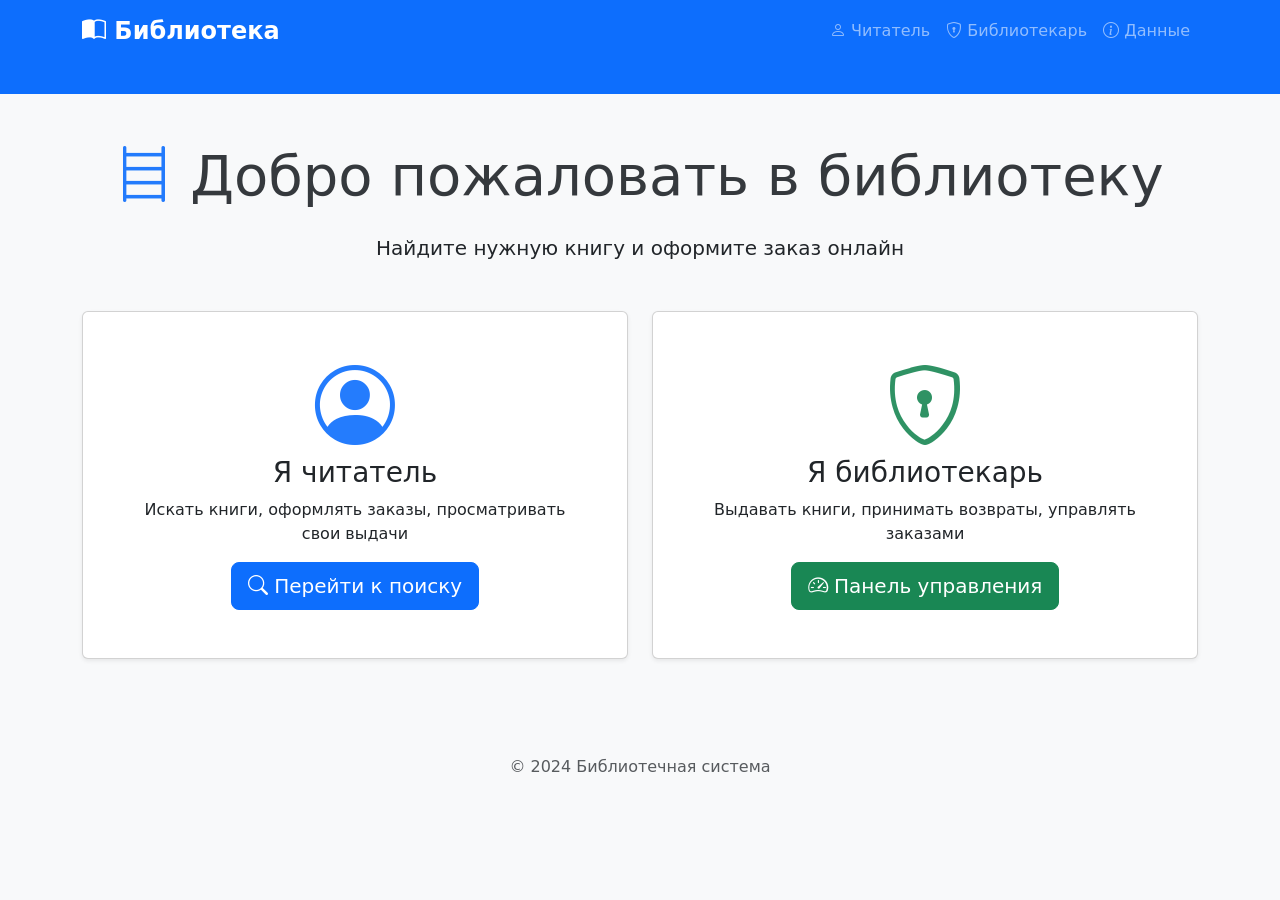
<file: src/main/webapp/index.html>
<!DOCTYPE html>
<html lang="ru">
<head>
    <meta charset="UTF-8">
    <meta name="viewport" content="width=device-width, initial-scale=1.0">
    <title>Библиотека - Главная</title>
    <link href="https://cdn.jsdelivr.net/npm/bootstrap@5.3.0/dist/css/bootstrap.min.css" rel="stylesheet">
    <link rel="stylesheet" href="https://cdn.jsdelivr.net/npm/bootstrap-icons@1.11.0/font/bootstrap-icons.css">
    <link rel="stylesheet" href="css/style.css">
</head>
<body>
<nav class="navbar navbar-expand-lg navbar-dark bg-primary">
    <div class="container">
        <a class="navbar-brand" href="index.html">
            <i class="bi bi-book-half"></i> Библиотека
        </a>
        <button class="navbar-toggler" type="button" data-bs-toggle="collapse" data-bs-target="#navbarNav">
            <span class="navbar-toggler-icon"></span>
        </button>
        <div class="collapse navbar-collapse" id="navbarNav">
            <ul class="navbar-nav ms-auto">
                <li class="nav-item">
                    <a class="nav-link" href="reader/search.html">
                        <i class="bi bi-person"></i> Читатель
                    </a>
                </li>
                <li class="nav-item">
                    <a class="nav-link" href="librarian/login.html">
                        <i class="bi bi-shield-lock"></i> Библиотекарь
                    </a>
                </li>
                <li class="nav-item">
                    <a class="nav-link" href="data/info.html">
                        <i class="bi bi-info-circle"></i> Данные
                    </a>
                </li>
            </ul>
        </div>
    </div>
</nav>

<div class="container mt-5">
    <div class="row">
        <div class="col-md-12 text-center">
            <h1 class="display-4 mb-4">
                <i class="bi bi-bookshelf text-primary"></i>
                Добро пожаловать в библиотеку
            </h1>
            <p class="lead mb-5">Найдите нужную книгу и оформите заказ онлайн</p>

            <div class="row mt-5">
                <div class="col-md-6 mb-4">
                    <div class="card h-100 shadow-sm">
                        <div class="card-body text-center p-5">
                            <i class="bi bi-person-circle display-1 text-primary mb-3"></i>
                            <h3 class="card-title">Я читатель</h3>
                            <p class="card-text">Искать книги, оформлять заказы, просматривать свои выдачи</p>
                            <a href="reader/search.html" class="btn btn-primary btn-lg">
                                <i class="bi bi-search"></i> Перейти к поиску
                            </a>
                        </div>
                    </div>
                </div>
                <div class="col-md-6 mb-4">
                    <div class="card h-100 shadow-sm">
                        <div class="card-body text-center p-5">
                            <i class="bi bi-shield-lock display-1 text-success mb-3"></i>
                            <h3 class="card-title">Я библиотекарь</h3>
                            <p class="card-text">Выдавать книги, принимать возвраты, управлять заказами</p>
                            <a href="librarian/login.html" class="btn btn-success btn-lg">
                                <i class="bi bi-speedometer2"></i> Панель управления
                            </a>
                        </div>
                    </div>
                </div>
            </div>
        </div>
    </div>
</div>

<footer class="bg-light text-center text-muted py-4 mt-5">
    <p>&copy; 2024 Библиотечная система</p>
</footer>

<script src="https://cdn.jsdelivr.net/npm/bootstrap@5.3.0/dist/js/bootstrap.bundle.min.js"></script>
</body>
</html>
</file>
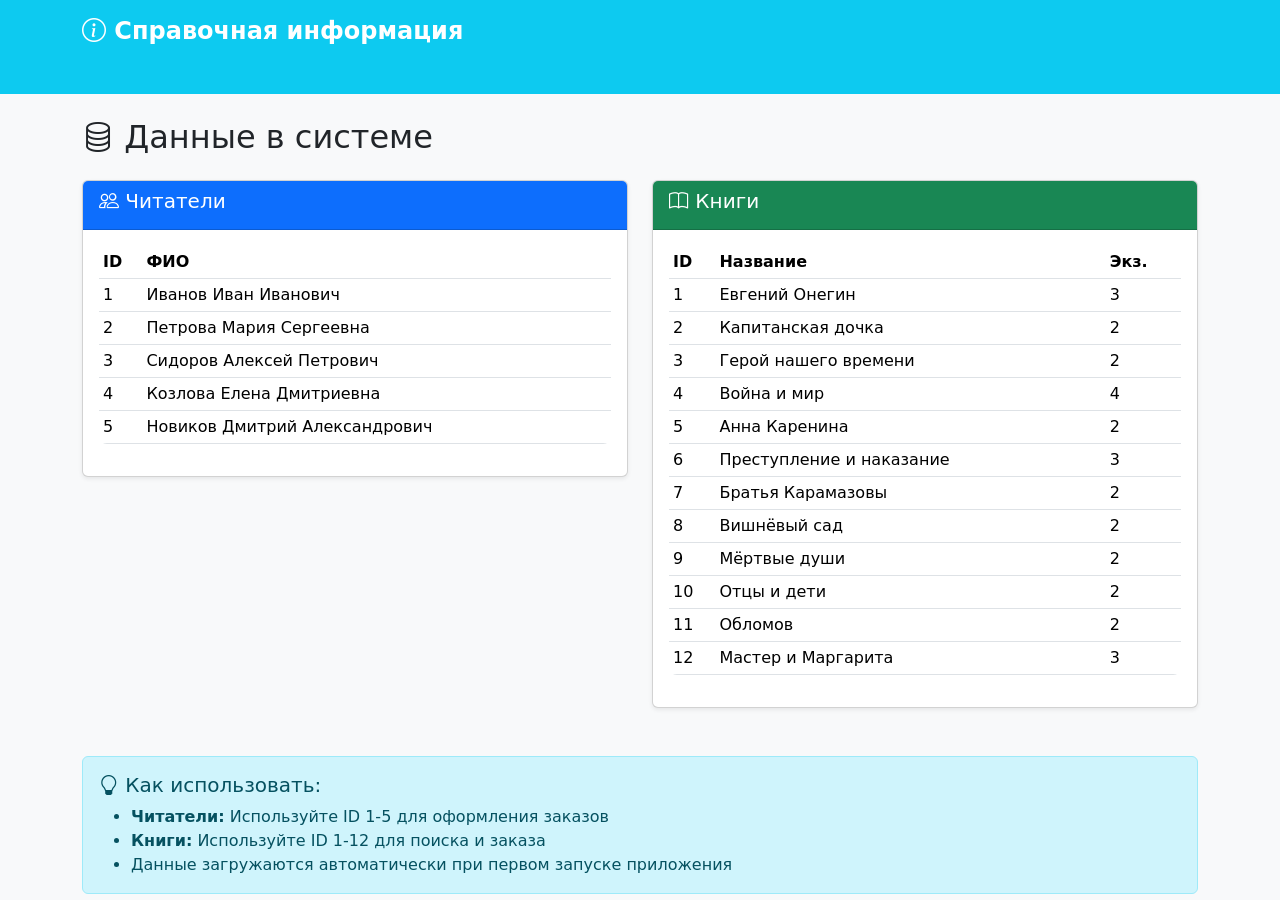
<file: src/main/webapp/data/info.html>
<!DOCTYPE html>
<html lang="ru">
<head>
    <meta charset="UTF-8">
    <meta name="viewport" content="width=device-width, initial-scale=1.0">
    <title>Справочные данные - Библиотека</title>
    <link href="https://cdn.jsdelivr.net/npm/bootstrap@5.3.0/dist/css/bootstrap.min.css" rel="stylesheet">
    <link rel="stylesheet" href="https://cdn.jsdelivr.net/npm/bootstrap-icons@1.11.0/font/bootstrap-icons.css">
    <link rel="stylesheet" href="../css/style.css">
</head>
<body>
<nav class="navbar navbar-expand-lg navbar-dark bg-info">
    <div class="container">
        <a class="navbar-brand" href="../index.html">
            <i class="bi bi-info-circle"></i> Справочная информация
        </a>
    </div>
</nav>

<div class="container mt-4">
    <h2 class="mb-4"><i class="bi bi-database"></i> Данные в системе</h2>

    <div class="row">
        <div class="col-md-6 mb-4">
            <div class="card shadow-sm">
                <div class="card-header bg-primary text-white">
                    <h5><i class="bi bi-people"></i> Читатели</h5>
                </div>
                <div class="card-body">
                    <table class="table table-sm">
                        <thead>
                        <tr>
                            <th>ID</th>
                            <th>ФИО</th>
                        </tr>
                        </thead>
                        <tbody>
                        <tr><td>1</td><td>Иванов Иван Иванович</td></tr>
                        <tr><td>2</td><td>Петрова Мария Сергеевна</td></tr>
                        <tr><td>3</td><td>Сидоров Алексей Петрович</td></tr>
                        <tr><td>4</td><td>Козлова Елена Дмитриевна</td></tr>
                        <tr><td>5</td><td>Новиков Дмитрий Александрович</td></tr>
                        </tbody>
                    </table>
                </div>
            </div>
        </div>

        <div class="col-md-6 mb-4">
            <div class="card shadow-sm">
                <div class="card-header bg-success text-white">
                    <h5><i class="bi bi-book"></i> Книги</h5>
                </div>
                <div class="card-body">
                    <table class="table table-sm">
                        <thead>
                        <tr>
                            <th>ID</th>
                            <th>Название</th>
                            <th>Экз.</th>
                        </tr>
                        </thead>
                        <tbody>
                        <tr><td>1</td><td>Евгений Онегин</td><td>3</td></tr>
                        <tr><td>2</td><td>Капитанская дочка</td><td>2</td></tr>
                        <tr><td>3</td><td>Герой нашего времени</td><td>2</td></tr>
                        <tr><td>4</td><td>Война и мир</td><td>4</td></tr>
                        <tr><td>5</td><td>Анна Каренина</td><td>2</td></tr>
                        <tr><td>6</td><td>Преступление и наказание</td><td>3</td></tr>
                        <tr><td>7</td><td>Братья Карамазовы</td><td>2</td></tr>
                        <tr><td>8</td><td>Вишнёвый сад</td><td>2</td></tr>
                        <tr><td>9</td><td>Мёртвые души</td><td>2</td></tr>
                        <tr><td>10</td><td>Отцы и дети</td><td>2</td></tr>
                        <tr><td>11</td><td>Обломов</td><td>2</td></tr>
                        <tr><td>12</td><td>Мастер и Маргарита</td><td>3</td></tr>
                        </tbody>
                    </table>
                </div>
            </div>
        </div>
    </div>

    <div class="alert alert-info mt-4">
        <h5><i class="bi bi-lightbulb"></i> Как использовать:</h5>
        <ul class="mb-0">
            <li><strong>Читатели:</strong> Используйте ID 1-5 для оформления заказов</li>
            <li><strong>Книги:</strong> Используйте ID 1-12 для поиска и заказа</li>
            <li>Данные загружаются автоматически при первом запуске приложения</li>
        </ul>
    </div>
</div>

<script src="https://cdn.jsdelivr.net/npm/bootstrap@5.3.0/dist/js/bootstrap.bundle.min.js"></script>
</body>
</html>
</file>
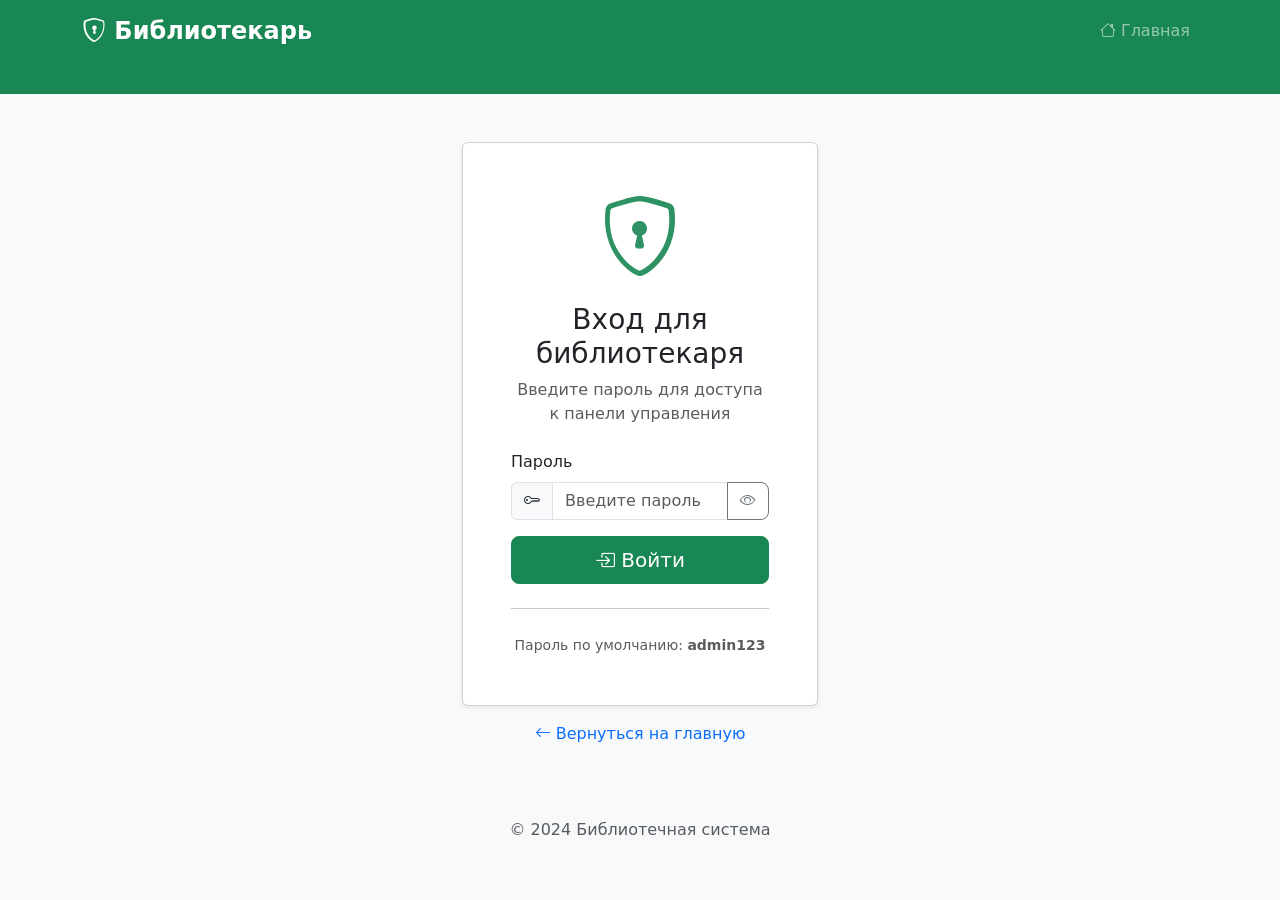
<file: src/main/webapp/librarian/dashboard.html>
<!DOCTYPE html>
<html lang="ru">
<head>
    <meta charset="UTF-8">
    <meta name="viewport" content="width=device-width, initial-scale=1.0">
    <title>Панель библиотекаря - Библиотека</title>
    <link href="https://cdn.jsdelivr.net/npm/bootstrap@5.3.0/dist/css/bootstrap.min.css" rel="stylesheet">
    <link rel="stylesheet" href="https://cdn.jsdelivr.net/npm/bootstrap-icons@1.11.0/font/bootstrap-icons.css">
    <link rel="stylesheet" href="../css/style.css">
    <style>
        .status-badge { font-size: 0.85em; padding: 0.4em 0.8em; }
        .table-hover tbody tr:hover { background-color: #f8f9fa; cursor: pointer; }
        .action-btn { margin: 2px; }
    </style>
</head>
<body>
<!-- Навигация -->
<nav class="navbar navbar-expand-lg navbar-dark bg-success">
    <div class="container">
        <a class="navbar-brand" href="../index.html">
            <i class="bi bi-shield-lock"></i> Библиотекарь
        </a>
        <button class="navbar-toggler" type="button" data-bs-toggle="collapse" data-bs-target="#navbarNav">
            <span class="navbar-toggler-icon"></span>
        </button>
        <div class="collapse navbar-collapse" id="navbarNav">
            <ul class="navbar-nav ms-auto">
                <li class="nav-item">
                    <a class="nav-link" href="../index.html">
                        <i class="bi bi-house"></i> Главная
                    </a>
                </li>
                <li class="nav-item">
                    <a class="nav-link active" href="dashboard.html">
                        <i class="bi bi-speedometer2"></i> Панель
                    </a>
                </li>
                <li class="nav-item">
                    <a class="nav-link" href="issue.html">
                        <i class="bi bi-cart-plus"></i> Выдача
                    </a>
                </li>
                <li class="nav-item">
                    <a class="nav-link" href="returns.html">
                        <i class="bi bi-arrow-return-left"></i> Возврат
                    </a>
                </li>
            </ul>
        </div>
    </div>
</nav>

<!-- Основной контент -->
<div class="container mt-4">
    <div class="d-flex justify-content-between align-items-center mb-4">
        <h2><i class="bi bi-speedometer2"></i> Панель управления</h2>
        <button class="btn btn-success" onclick="loadActiveLoans()">
            <i class="bi bi-arrow-clockwise"></i> Обновить
        </button>
    </div>

    <!-- Статистика -->
    <div class="row mb-4">
        <div class="col-md-3">
            <div class="card bg-primary text-white">
                <div class="card-body text-center">
                    <i class="bi bi-book display-4"></i>
                    <h5 class="card-title mt-2">Активные выдачи</h5>
                    <h2 id="activeLoansCount">0</h2>
                </div>
            </div>
        </div>
        <div class="col-md-3">
            <div class="card bg-success text-white">
                <div class="card-body text-center">
                    <i class="bi bi-check-circle display-4"></i>
                    <h5 class="card-title mt-2">Возвращено сегодня</h5>
                    <h2 id="returnedToday">0</h2>
                </div>
            </div>
        </div>
        <div class="col-md-3">
            <div class="card bg-warning text-dark">
                <div class="card-body text-center">
                    <i class="bi bi-exclamation-triangle display-4"></i>
                    <h5 class="card-title mt-2">Просрочено</h5>
                    <h2 id="overdueCount">0</h2>
                </div>
            </div>
        </div>
        <div class="col-md-3">
            <div class="card bg-info text-white">
                <div class="card-body text-center">
                    <i class="bi bi-person display-4"></i>
                    <h5 class="card-title mt-2">Читателей</h5>
                    <h2>5</h2>
                </div>
            </div>
        </div>
    </div>

    <!-- Таблица активных выдач -->
    <div class="card shadow-sm">
        <div class="card-header bg-white">
            <h5 class="mb-0"><i class="bi bi-list-ul"></i> Активные выдачи</h5>
        </div>
        <div class="card-body">
            <div class="table-responsive">
                <table class="table table-hover align-middle">
                    <thead class="table-light">
                    <tr>
                        <th>ID</th>
                        <th>Книга</th>
                        <th>Читатель</th>
                        <th>Выдана</th>
                        <th>Вернуть до</th>
                        <th>Статус</th>
                        <th>Действия</th>
                    </tr>
                    </thead>
                    <tbody id="loansTableBody">
                    <tr>
                        <td colspan="7" class="text-center text-muted">Загрузка данных...</td>
                    </tr>
                    </tbody>
                </table>
            </div>
        </div>
    </div>

    <!-- Поиск заказов по читателю -->
    <div class="card shadow-sm mt-4">
        <div class="card-header bg-white">
            <h5 class="mb-0"><i class="bi bi-search"></i> Найти заказы читателя</h5>
        </div>
        <div class="card-body">
            <div class="row g-3">
                <div class="col-md-6">
                    <label class="form-label">ID читателя</label>
                    <input type="number" id="readerIdSearch" class="form-control"
                           placeholder="Введите ID (1-5)" min="1" max="5">
                </div>
                <div class="col-md-6 d-flex align-items-end">
                    <button class="btn btn-primary" onclick="searchReaderOrders()">
                        <i class="bi bi-search"></i> Найти
                    </button>
                </div>
            </div>
            <div id="readerOrdersResults" class="mt-3"></div>
        </div>
    </div>
</div>

<!-- Модальное окно возврата -->
<div class="modal fade" id="returnModal" tabindex="-1">
    <div class="modal-dialog">
        <div class="modal-content">
            <div class="modal-header">
                <h5 class="modal-title">Подтверждение возврата</h5>
                <button type="button" class="btn-close" data-bs-dismiss="modal"></button>
            </div>
            <div class="modal-body">
                <input type="hidden" id="returnLoanId">
                <p>Вы действительно хотите отметить книгу как возвращённую?</p>
                <p id="returnBookInfo" class="fw-bold"></p>
            </div>
            <div class="modal-footer">
                <button type="button" class="btn btn-secondary" data-bs-dismiss="modal">Отмена</button>
                <button type="button" class="btn btn-success" onclick="confirmReturn()">
                    <i class="bi bi-check-lg"></i> Подтвердить возврат
                </button>
            </div>
        </div>
    </div>
</div>

<script src="https://cdn.jsdelivr.net/npm/bootstrap@5.3.0/dist/js/bootstrap.bundle.min.js"></script>
<script>
    // Базовый URL API
    const API_BASE = 'http://localhost:8081/library/api';

    // Проверка аутентификации при загрузке страницы
    document.addEventListener('DOMContentLoaded', function() {
        if (sessionStorage.getItem('librarianLoggedIn') !== 'true') {
            window.location.href = 'login.html';
            return;
        }
        loadActiveLoans();
    });

    // Загрузка активных выдач
    function loadActiveLoans() {
        const tbody = document.getElementById('loansTableBody');
        tbody.innerHTML = '<tr><td colspan="7" class="text-center">Загрузка...</td></tr>';

        fetch(`${API_BASE}/loans`)
            .then(response => {
                if (!response.ok) throw new Error('Ошибка загрузки');
                return response.json();
            })
            .then(loans => {
                displayLoans(loans);
                updateStats(loans);
            })
            .catch(error => {
                console.error('Error:', error);
                tbody.innerHTML = `<tr><td colspan="7" class="text-center text-danger">
                        Ошибка: ${error.message}
                    </td></tr>`;
            });
    }

    // Отображение списка выдач
    function displayLoans(loans) {
        const tbody = document.getElementById('loansTableBody');

        if (loans.length === 0) {
            tbody.innerHTML = '<tr><td colspan="7" class="text-center text-muted">Нет активных выдач</td></tr>';
            return;
        }

        tbody.innerHTML = loans.map(loan => {
            const order = loan.order || {};
            const book = order.book || {};
            const reader = order.reader || {};
            const isOverdue = loan.dueDate && new Date(loan.dueDate) < new Date();

            return `
                    <tr>
                        <td><strong>#${loan.id}</strong></td>
                        <td>
                            <strong>${book.title || 'Неизвестно'}</strong><br>
                            <small class="text-muted">${book.author || ''}</small>
                        </td>
                        <td>${reader.fullName || `ID: ${order.readerId}`}</td>
                        <td>${formatDate(loan.issueDate)}</td>
                        <td class="${isOverdue ? 'text-danger fw-bold' : ''}">
                            ${formatDate(loan.dueDate)}
                            ${isOverdue ? '<br><small class="text-danger">⚠ Просрочено</small>' : ''}
                        </td>
                        <td>
                            <span class="badge bg-success status-badge">
                                <i class="bi bi-check-circle"></i> Выдана
                            </span>
                        </td>
                        <td>
                            <button class="btn btn-sm btn-outline-success action-btn"
                                    onclick="showReturnModal(${loan.id}, '${(book.title || '').replace(/'/g, "\\'")}', '${(reader.fullName || '').replace(/'/g, "\\'")}')">
                                <i class="bi bi-arrow-return-left"></i> Вернуть
                            </button>
                        </td>
                    </tr>
                `;
        }).join('');
    }

    // Обновление статистики
    function updateStats(loans) {
        document.getElementById('activeLoansCount').textContent = loans.length;

        const today = new Date().toISOString().split('T')[0];
        const returnedToday = loans.filter(l => l.returnDate === today).length;
        document.getElementById('returnedToday').textContent = returnedToday;

        const overdue = loans.filter(l => l.dueDate && new Date(l.dueDate) < new Date()).length;
        document.getElementById('overdueCount').textContent = overdue;
    }

    // Поиск заказов читателя
    function searchReaderOrders() {
        const readerId = document.getElementById('readerIdSearch').value;
        const resultsDiv = document.getElementById('readerOrdersResults');

        if (!readerId || readerId < 1 || readerId > 5) {
            resultsDiv.innerHTML = '<div class="alert alert-warning">Введите корректный ID читателя (1-5)</div>';
            return;
        }

        resultsDiv.innerHTML = '<div class="text-center">Загрузка...</div>';

        fetch(`${API_BASE}/orders?readerId=${readerId}`)
            .then(response => {
                if (!response.ok) throw new Error('Ошибка загрузки');
                return response.json();
            })
            .then(orders => {
                displayReaderOrders(orders, readerId);
            })
            .catch(error => {
                console.error('Error:', error);
                resultsDiv.innerHTML = `<div class="alert alert-danger">Ошибка: ${error.message}</div>`;
            });
    }

    // Отображение заказов читателя
    function displayReaderOrders(orders, readerId) {
        const container = document.getElementById('readerOrdersResults');

        if (orders.length === 0) {
            container.innerHTML = '<div class="alert alert-info">У читателя нет заказов</div>';
            return;
        }

        container.innerHTML = `
                <h6>Заказы читателя #${readerId}:</h6>
                <div class="table-responsive">
                    <table class="table table-sm table-bordered">
                        <thead class="table-light">
                            <tr>
                                <th>ID заказа</th>
                                <th>Книга</th>
                                <th>Тип</th>
                                <th>Статус</th>
                                <th>Дата</th>
                                <th>Действия</th>
                            </tr>
                        </thead>
                        <tbody>
                            ${orders.map(order => `
                                <tr>
                                    <td>#${order.id}</td>
                                    <td>${order.book?.title || 'Неизвестно'}</td>
                                    <td>${order.loanType === 'HOME' ? '🏠 Абонемент' : '📚 Читальный зал'}</td>
                                    <td>
                                        <span class="badge ${getStatusBadge(order.status)}">
                                            ${getStatusText(order.status)}
                                        </span>
                                    </td>
                                    <td>${formatDate(order.createdDate)}</td>
                                    <td>
                                        ${order.status === 'PENDING' ? `
                                            <button class="btn btn-sm btn-primary"
                                                    onclick="issueOrder(${order.id})">
                                                <i class="bi bi-check"></i> Выдать
                                            </button>
                                        ` : ''}
                                    </td>
                                </tr>
                            `).join('')}
                        </tbody>
                    </table>
                </div>
            `;
    }

    // Показать модальное окно возврата
    function showReturnModal(loanId, bookTitle, readerName) {
        document.getElementById('returnLoanId').value = loanId;
        document.getElementById('returnBookInfo').textContent =
            `"${bookTitle}" — ${readerName}`;
        new bootstrap.Modal(document.getElementById('returnModal')).show();
    }

    // Подтверждение возврата
    function confirmReturn() {
        const loanId = document.getElementById('returnLoanId').value;

        fetch(`${API_BASE}/loans/${loanId}/return`, {
            method: 'POST'
        })
            .then(response => {
                if (!response.ok) throw new Error('Ошибка при возврате');
                return response.json();
            })
            .then(loan => {
                alert('✅ Книга успешно возвращена!');
                bootstrap.Modal.getInstance(document.getElementById('returnModal')).hide();
                loadActiveLoans();
            })
            .catch(error => {
                alert('❌ Ошибка: ' + error.message);
            });
    }

    // Выдача книги по заказу
    function issueOrder(orderId) {
        if (!confirm('Выдать книгу по этому заказу?')) return;

        fetch(`${API_BASE}/loans/${orderId}/issue`, {
            method: 'POST'
        })
            .then(response => {
                if (!response.ok) throw new Error('Ошибка при выдаче');
                return response.json();
            })
            .then(loan => {
                alert('✅ Книга выдана!\nID выдачи: ' + loan.id);
                loadActiveLoans();
                // Обновить заказы если они отображаются
                const readerId = document.getElementById('readerIdSearch').value;
                if (readerId) searchReaderOrders();
            })
            .catch(error => {
                alert('❌ Ошибка: ' + error.message);
            });
    }

    // Вспомогательные функции
    function formatDate(dateString) {
        if (!dateString) return '—';
        const date = new Date(dateString);
        return date.toLocaleDateString('ru-RU');
    }

    function getStatusBadge(status) {
        const badges = {
            'PENDING': 'bg-warning text-dark',
            'ISSUED': 'bg-success',
            'RETURNED': 'bg-secondary',
            'CANCELLED': 'bg-danger'
        };
        return badges[status] || 'bg-light text-dark';
    }

    function getStatusText(status) {
        const texts = {
            'PENDING': '⏳ Ожидает',
            'ISSUED': '✅ Выдана',
            'RETURNED': '🔄 Возвращена',
            'CANCELLED': '❌ Отменён'
        };
        return texts[status] || status;
    }
</script>
</body>
</html>
</file>
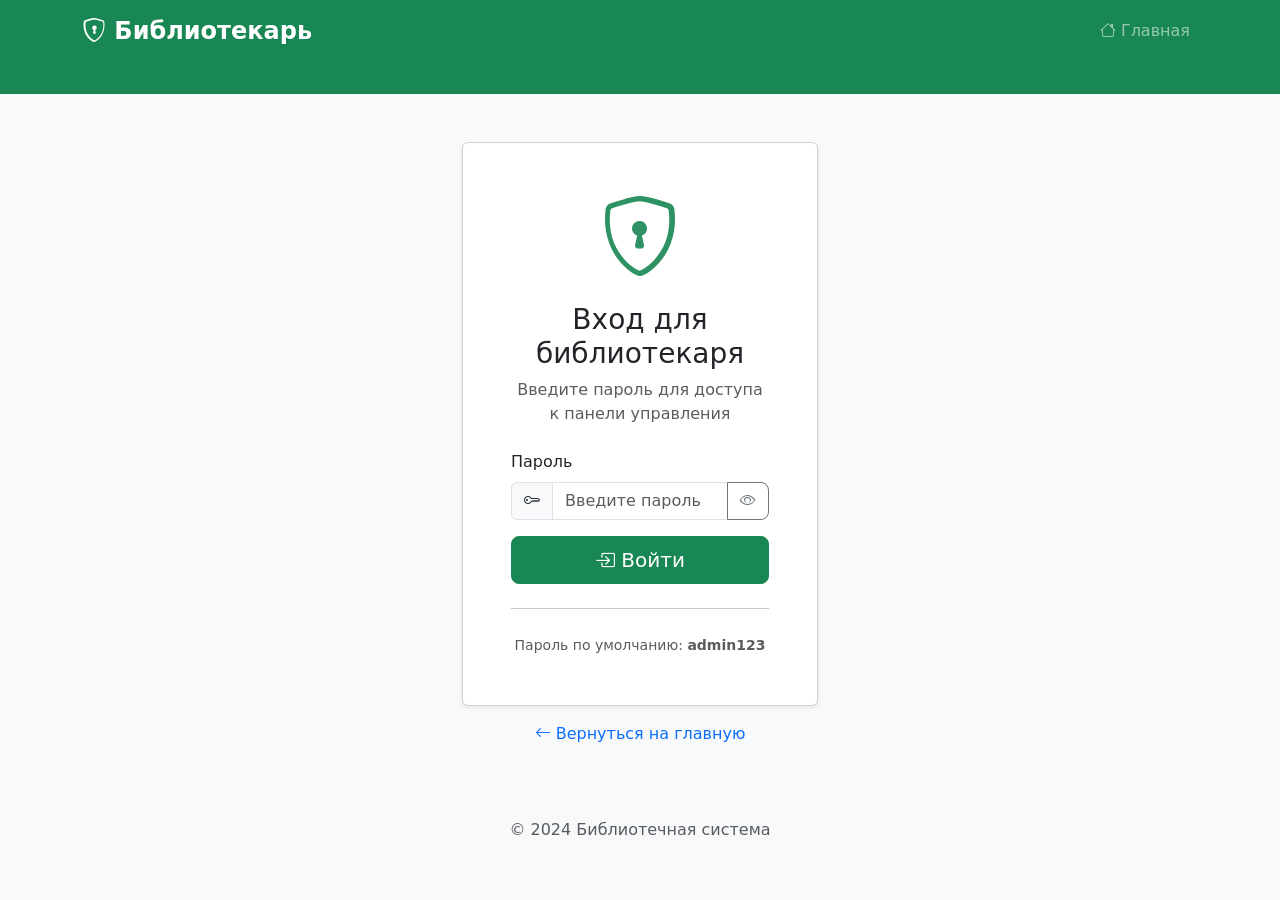
<file: src/main/webapp/librarian/login.html>
<!DOCTYPE html>
<html lang="ru">
<head>
    <meta charset="UTF-8">
    <meta name="viewport" content="width=device-width, initial-scale=1.0">
    <title>Вход для библиотекаря - Библиотека</title>
    <link href="https://cdn.jsdelivr.net/npm/bootstrap@5.3.0/dist/css/bootstrap.min.css" rel="stylesheet">
    <link rel="stylesheet" href="https://cdn.jsdelivr.net/npm/bootstrap-icons@1.11.0/font/bootstrap-icons.css">
    <link rel="stylesheet" href="../css/style.css">
</head>
<body>
<!-- Навигация -->
<nav class="navbar navbar-expand-lg navbar-dark bg-success">
    <div class="container">
        <a class="navbar-brand" href="../index.html">
            <i class="bi bi-shield-lock"></i> Библиотекарь
        </a>
        <button class="navbar-toggler" type="button" data-bs-toggle="collapse" data-bs-target="#navbarNav">
            <span class="navbar-toggler-icon"></span>
        </button>
        <div class="collapse navbar-collapse" id="navbarNav">
            <ul class="navbar-nav ms-auto">
                <li class="nav-item">
                    <a class="nav-link" href="../index.html">
                        <i class="bi bi-house"></i> Главная
                    </a>
                </li>
            </ul>
        </div>
    </div>
</nav>

<!-- Форма входа -->
<div class="container mt-5">
    <div class="row justify-content-center">
        <div class="col-md-6 col-lg-4">
            <div class="card shadow-sm">
                <div class="card-body p-5">
                    <div class="text-center mb-4">
                        <i class="bi bi-shield-lock display-1 text-success"></i>
                        <h3 class="mt-3">Вход для библиотекаря</h3>
                        <p class="text-muted">Введите пароль для доступа к панели управления</p>
                    </div>
                    
                    <form id="loginForm" onsubmit="handleLogin(event)">
                        <div class="mb-3">
                            <label for="password" class="form-label">Пароль</label>
                            <div class="input-group">
                                <span class="input-group-text">
                                    <i class="bi bi-key"></i>
                                </span>
                                <input type="password" 
                                       class="form-control" 
                                       id="password" 
                                       placeholder="Введите пароль"
                                       required>
                                <button class="btn btn-outline-secondary" type="button" onclick="togglePassword()">
                                    <i class="bi bi-eye" id="toggleIcon"></i>
                                </button>
                            </div>
                        </div>
                        
                        <div class="d-grid">
                            <button type="submit" class="btn btn-success btn-lg">
                                <i class="bi bi-box-arrow-in-right"></i> Войти
                            </button>
                        </div>
                    </form>
                    
                    <div id="errorMessage" class="alert alert-danger mt-3 d-none">
                        <i class="bi bi-exclamation-triangle"></i> Неверный пароль!
                    </div>
                    
                    <hr class="my-4">
                    
                    <div class="text-center">
                        <small class="text-muted">
                            Пароль по умолчанию: <strong>admin123</strong>
                        </small>
                    </div>
                </div>
            </div>
            
            <div class="text-center mt-3">
                <a href="../index.html" class="text-decoration-none">
                    <i class="bi bi-arrow-left"></i> Вернуться на главную
                </a>
            </div>
        </div>
    </div>
</div>

<footer class="bg-light text-center text-muted py-4 mt-5">
    <p>&copy; 2024 Библиотечная система</p>
</footer>

<script src="https://cdn.jsdelivr.net/npm/bootstrap@5.3.0/dist/js/bootstrap.bundle.min.js"></script>
<script>
    // Пароль для библиотекаря (в реальном приложении используйте серверную аутентификацию)
    const LIBRARIAN_PASSWORD = 'admin123';
    
    // Проверка сохранения сессии при загрузке страницы
    document.addEventListener('DOMContentLoaded', function() {
        if (sessionStorage.getItem('librarianLoggedIn') === 'true') {
            window.location.href = 'dashboard.html';
        }
    });
    
    // Обработка формы входа
    function handleLogin(event) {
        event.preventDefault();
        
        const password = document.getElementById('password').value;
        const errorMessage = document.getElementById('errorMessage');
        
        if (password === LIBRARIAN_PASSWORD) {
            // Успешный вход - сохраняем сессию
            sessionStorage.setItem('librarianLoggedIn', 'true');
            
            // Показываем сообщение об успехе
            errorMessage.classList.remove('alert-danger', 'd-none');
            errorMessage.classList.add('alert-success');
            errorMessage.innerHTML = '<i class="bi bi-check-circle"></i> Вход выполнен успешно! Перенаправление...';
            
            // Перенаправляем на панель управления через 1 секунду
            setTimeout(function() {
                window.location.href = 'dashboard.html';
            }, 1000);
        } else {
            // Ошибка входа
            errorMessage.classList.remove('alert-success', 'd-none');
            errorMessage.classList.add('alert-danger');
            errorMessage.innerHTML = '<i class="bi bi-exclamation-triangle"></i> Неверный пароль!';
            errorMessage.classList.remove('d-none');
            
            // Очищаем поле пароля
            document.getElementById('password').value = '';
            document.getElementById('password').focus();
        }
    }
    
    // Показать/скрыть пароль
    function togglePassword() {
        const passwordField = document.getElementById('password');
        const toggleIcon = document.getElementById('toggleIcon');
        
        if (passwordField.type === 'password') {
            passwordField.type = 'text';
            toggleIcon.classList.remove('bi-eye');
            toggleIcon.classList.add('bi-eye-slash');
        } else {
            passwordField.type = 'password';
            toggleIcon.classList.remove('bi-eye-slash');
            toggleIcon.classList.add('bi-eye');
        }
    }
</script>
</body>
</html>
</file>
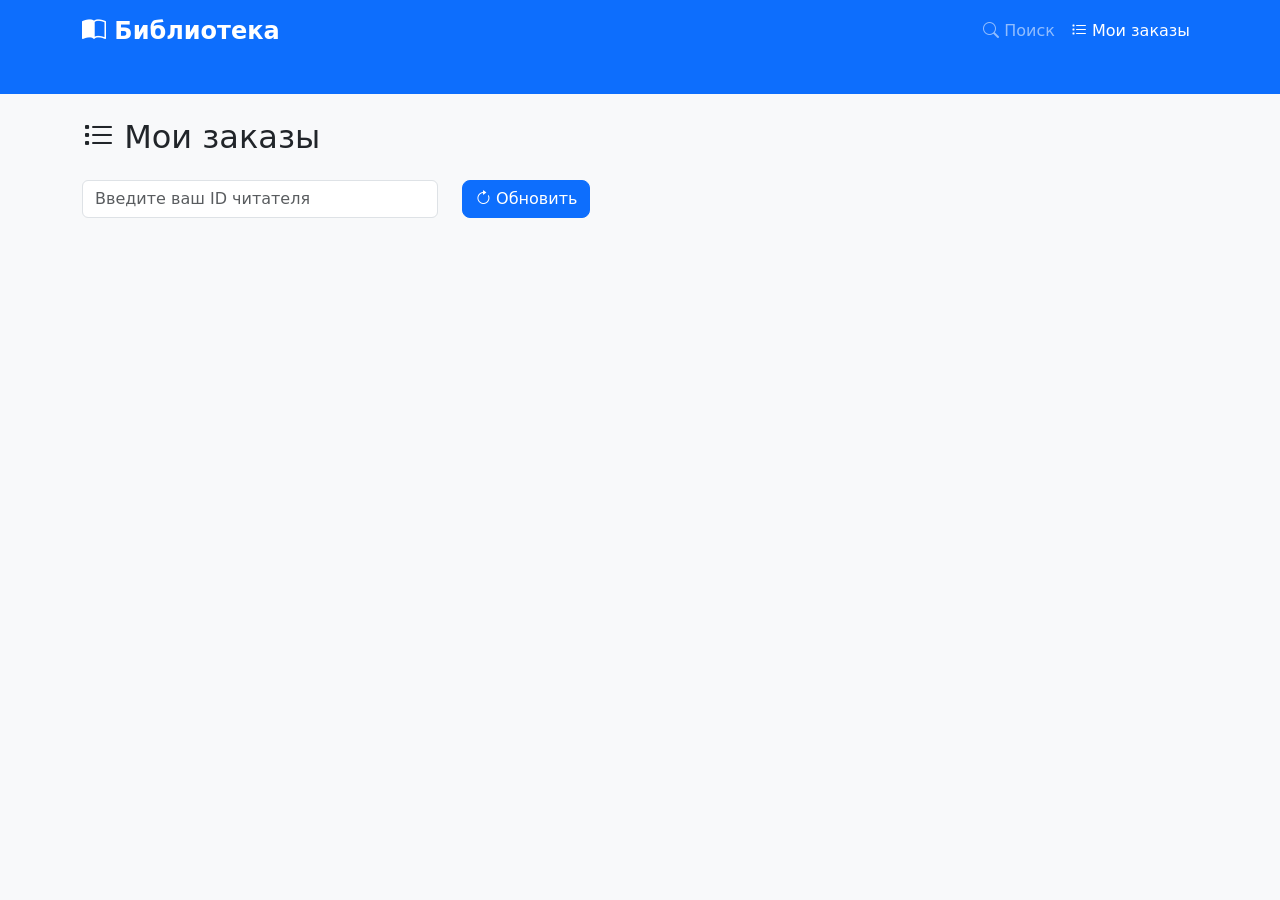
<file: src/main/webapp/reader/orders.html>
<!DOCTYPE html>
<html lang="ru">
<head>
    <meta charset="UTF-8">
    <meta name="viewport" content="width=device-width, initial-scale=1.0">
    <title>Мои заказы - Библиотека</title>
    <link href="https://cdn.jsdelivr.net/npm/bootstrap@5.3.0/dist/css/bootstrap.min.css" rel="stylesheet">
    <link rel="stylesheet" href="https://cdn.jsdelivr.net/npm/bootstrap-icons@1.11.0/font/bootstrap-icons.css">
    <link rel="stylesheet" href="../css/style.css">
</head>
<body>
<nav class="navbar navbar-expand-lg navbar-dark bg-primary">
    <div class="container">
        <a class="navbar-brand" href="../index.html">
            <i class="bi bi-book-half"></i> Библиотека
        </a>
        <div class="navbar-nav ms-auto">
            <a class="nav-link" href="search.html"><i class="bi bi-search"></i> Поиск</a>
            <a class="nav-link active" href="orders.html"><i class="bi bi-list-task"></i> Мои заказы</a>
        </div>
    </div>
</nav>

<div class="container mt-4">
    <h2 class="mb-4"><i class="bi bi-list-task"></i> Мои заказы</h2>

    <div class="row mb-3">
        <div class="col-md-4">
            <input type="number" id="readerIdInput" class="form-control"
                   placeholder="Введите ваш ID читателя">
        </div>
        <div class="col-md-2">
            <button class="btn btn-primary" onclick="loadOrders()">
                <i class="bi bi-arrow-clockwise"></i> Обновить
            </button>
        </div>
    </div>

    <div id="ordersList"></div>
</div>

<script src="https://cdn.jsdelivr.net/npm/bootstrap@5.3.0/dist/js/bootstrap.bundle.min.js"></script>
<script src="../js/app.js"></script>
<script>
    function loadOrders() {
        const readerId = document.getElementById('readerIdInput').value;
        if (!readerId) {
            alert('Введите ID читателя');
            return;
        }

        fetch(`/library/rest/api/readers/${readerId}/orders`)
            .then(response => response.json())
            .then(orders => {
                const container = document.getElementById('ordersList');
                if (orders.length === 0) {
                    container.innerHTML = '<div class="alert alert-info">У вас нет заказов</div>';
                    return;
                }

                container.innerHTML = `
                        <table class="table table-striped table-hover">
                            <thead class="table-primary">
                                <tr>
                                    <th>ID заказа</th>
                                    <th>Книга</th>
                                    <th>Тип</th>
                                    <th>Статус</th>
                                    <th>Дата создания</th>
                                    <th>Срок возврата</th>
                                </tr>
                            </thead>
                            <tbody>
                                ${orders.map(order => `
                                    <tr>
                                        <td>${order.id}</td>
                                        <td>${order.book ? order.book.title : 'N/A'}</td>
                                        <td>${order.loanType === 'HOME' ? 'Абонемент' : 'Читальный зал'}</td>
                                        <td><span class="badge bg-${getStatusColor(order.status)}">${order.status}</span></td>
                                        <td>${order.createdDate || 'N/A'}</td>
                                        <td>${order.loan ? (order.loan.dueDate || 'N/A') : 'Не выдано'}</td>
                                    </tr>
                                `).join('')}
                            </tbody>
                        </table>
                    `;
            })
            .catch(error => {
                console.error('Error:', error);
                document.getElementById('ordersList').innerHTML =
                    '<div class="alert alert-danger">Ошибка при загрузке заказов</div>';
            });
    }

    function getStatusColor(status) {
        const colors = {
            'PENDING': 'warning',
            'ISSUED': 'success',
            'RETURNED': 'secondary',
            'CANCELLED': 'danger'
        };
        return colors[status] || 'primary';
    }
</script>
</body>
</html>
</file>
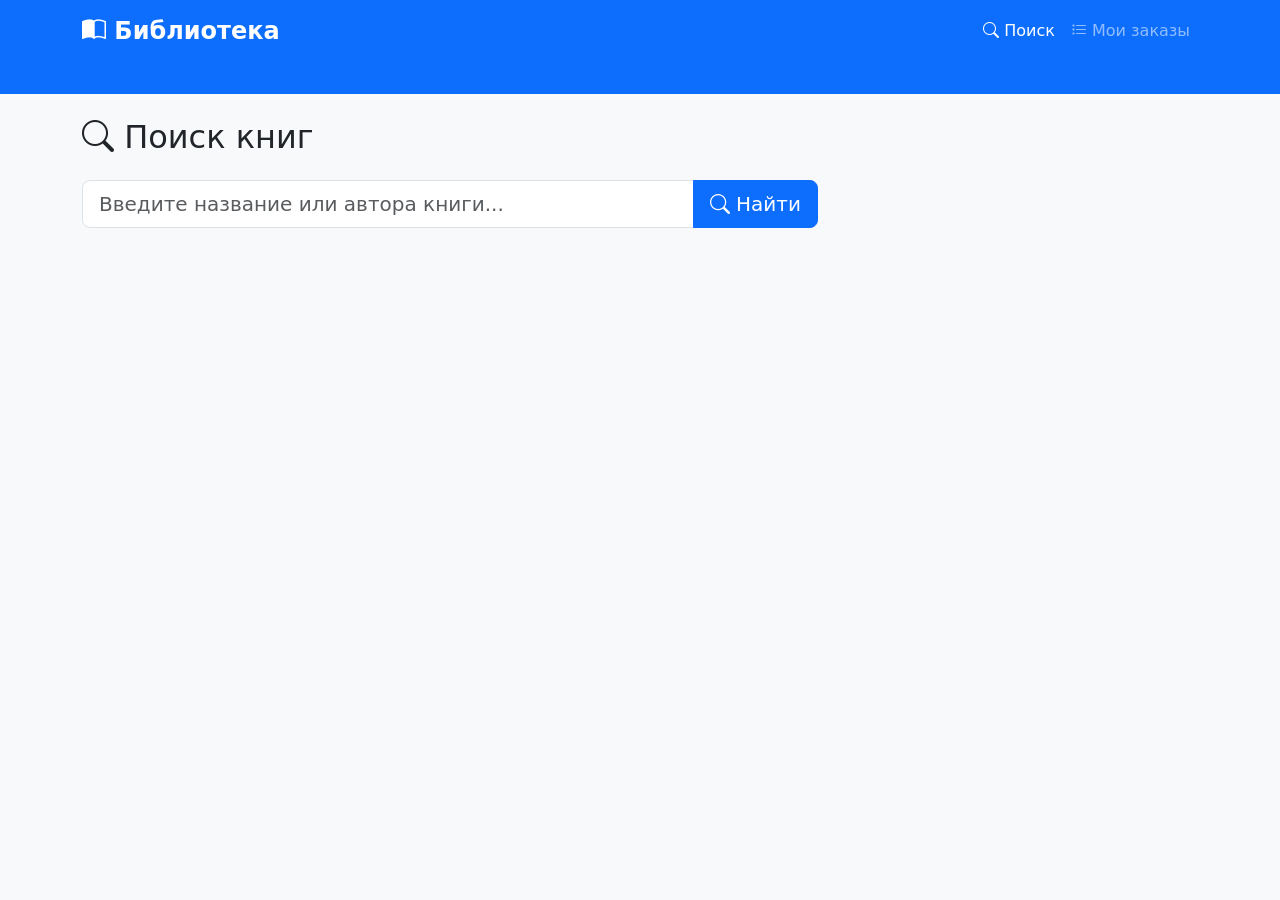
<file: src/main/webapp/reader/search.html>
<!DOCTYPE html>
<html lang="ru">
<head>
    <meta charset="UTF-8">
    <meta name="viewport" content="width=device-width, initial-scale=1.0">
    <title>Поиск книг - Библиотека</title>
    <link href="https://cdn.jsdelivr.net/npm/bootstrap@5.3.0/dist/css/bootstrap.min.css" rel="stylesheet">
    <link rel="stylesheet" href="https://cdn.jsdelivr.net/npm/bootstrap-icons@1.11.0/font/bootstrap-icons.css">
    <link rel="stylesheet" href="../css/style.css">
</head>
<body>
<nav class="navbar navbar-expand-lg navbar-dark bg-primary">
    <div class="container">
        <a class="navbar-brand" href="../index.html">
            <i class="bi bi-book-half"></i> Библиотека
        </a>
        <button class="navbar-toggler" type="button" data-bs-toggle="collapse" data-bs-target="#navbarNav">
            <span class="navbar-toggler-icon"></span>
        </button>
        <div class="collapse navbar-collapse" id="navbarNav">
            <ul class="navbar-nav ms-auto">
                <li class="nav-item">
                    <a class="nav-link active" href="search.html">
                        <i class="bi bi-search"></i> Поиск
                    </a>
                </li>
                <li class="nav-item">
                    <a class="nav-link" href="orders.html">
                        <i class="bi bi-list-task"></i> Мои заказы
                    </a>
                </li>
            </ul>
        </div>
    </div>
</nav>

<div class="container mt-4">
    <h2 class="mb-4"><i class="bi bi-search"></i> Поиск книг</h2>

    <div class="row mb-4">
        <div class="col-md-8">
            <div class="input-group input-group-lg">
                <input type="text" id="searchInput" class="form-control"
                       placeholder="Введите название или автора книги...">
                <button class="btn btn-primary" type="button" onclick="searchBooks()">
                    <i class="bi bi-search"></i> Найти
                </button>
            </div>
        </div>
    </div>

    <div id="searchResults" class="row">
        <!-- Результаты поиска будут здесь -->
    </div>
</div>

<!-- Модальное окно заказа -->
<div class="modal fade" id="orderModal" tabindex="-1">
    <div class="modal-dialog">
        <div class="modal-content">
            <div class="modal-header">
                <h5 class="modal-title">Оформить заказ</h5>
                <button type="button" class="btn-close" data-bs-dismiss="modal"></button>
            </div>
            <div class="modal-body">
                <input type="hidden" id="bookId">
                <p id="bookTitle" class="fw-bold mb-3"></p>
                <div class="mb-3">
                    <label class="form-label">ID читателя</label>
                    <input type="number" id="readerId" class="form-control"
                           placeholder="Введите ID (1-5)" min="1" max="5">
                    <div class="form-text">Доступные ID: 1, 2, 3, 4, 5</div>
                </div>
                <div class="mb-3">
                    <label class="form-label">Тип выдачи</label>
                    <select id="loanType" class="form-select">
                        <option value="HOME">Абонемент (на дом, 14 дней)</option>
                        <option value="READING_ROOM">Читальный зал (1 день)</option>
                    </select>
                </div>
            </div>
            <div class="modal-footer">
                <button type="button" class="btn btn-secondary" data-bs-dismiss="modal">Отмена</button>
                <button type="button" class="btn btn-primary" onclick="createOrder()">
                    <i class="bi bi-cart-check"></i> Заказать
                </button>
            </div>
        </div>
    </div>
</div>

<script src="https://cdn.jsdelivr.net/npm/bootstrap@5.3.0/dist/js/bootstrap.bundle.min.js"></script>
<script>
    // Обработка нажатия Enter в поле поиска
    document.getElementById('searchInput').addEventListener('keypress', function(e) {
        if (e.key === 'Enter') {
            searchBooks();
        }
    });

    // Функция поиска книг
    function searchBooks() {
        const query = document.getElementById('searchInput').value.trim();

        if (!query) {
            document.getElementById('searchResults').innerHTML =
                '<div class="alert alert-warning">Введите текст для поиска</div>';
            return;
        }

        // URL к Servlet (без REST API)
        const apiUrl = 'http://localhost:8081/library/api/books?q=' + encodeURIComponent(query);

        console.log('Запрос к API:', apiUrl);

        fetch(apiUrl)
            .then(response => {
                console.log('Status:', response.status);
                if (!response.ok) {
                    throw new Error('HTTP error! status: ' + response.status);
                }
                return response.json();
            })
            .then(books => {
                console.log('Получено книг:', books.length);
                displayResults(books);
            })
            .catch(error => {
                console.error('Error:', error);
                document.getElementById('searchResults').innerHTML =
                    '<div class="alert alert-danger">' +
                    '<strong>Ошибка при поиске книг!</strong><br>' +
                    error.message + '<br>' +
                    '<small>Убедитесь, что сервер запущен</small>' +
                    '</div>';
            });
    }

    // Отображение результатов
    function displayResults(books) {
        const container = document.getElementById('searchResults');

        if (books.length === 0) {
            container.innerHTML = '<div class="alert alert-info">Книги не найдены</div>';
            return;
        }

        container.innerHTML = `
                <div class="alert alert-success">
                    Найдено книг: ${books.length}
                </div>
            ` + books.map(book => `
                <div class="col-md-6 mb-3">
                    <div class="card shadow-sm h-100">
                        <div class="card-body">
                            <h5 class="card-title text-primary">
                                <i class="bi bi-book"></i> ${book.title}
                            </h5>
                            <p class="card-text">
                                <strong><i class="bi bi-person"></i> Автор:</strong> ${book.author}<br>
                                <strong><i class="bi bi-upc"></i> ISBN:</strong> ${book.isbn || 'N/A'}<br>
                                <strong><i class="bi bi-box"></i> ID книги:</strong> ${book.id}
                            </p>
                            <button class="btn btn-primary btn-lg w-100"
                                    onclick="showOrderModal(${book.id}, '${book.title.replace(/'/g, "\\'")}')">
                                <i class="bi bi-cart-plus"></i> Заказать эту книгу
                            </button>
                        </div>
                    </div>
                </div>
            `).join('');
    }

    // Показ модального окна заказа
    function showOrderModal(bookId, bookTitle) {
        document.getElementById('bookId').value = bookId;
        document.getElementById('bookTitle').textContent = 'Книга: ' + bookTitle;
        document.getElementById('readerId').value = '';
        new bootstrap.Modal(document.getElementById('orderModal')).show();
    }

    // Создание заказа
    function createOrder() {
        const readerId = document.getElementById('readerId').value;
        const bookId = document.getElementById('bookId').value;
        const loanType = document.getElementById('loanType').value;

        if (!readerId || readerId < 1 || readerId > 5) {
            alert('Пожалуйста, введите корректный ID читателя (1-5)');
            return;
        }

        const orderUrl = 'http://localhost:8081/library/api/orders?readerId=' + readerId +
            '&bookId=' + bookId + '&type=' + loanType;

        console.log('Создание заказа:', orderUrl);

        fetch(orderUrl, {
            method: 'POST'
        })
            .then(response => {
                if (response.ok) {
                    return response.json();
                } else {
                    return response.text().then(text => {
                        throw new Error(text);
                    });
                }
            })
            .then(order => {
                alert('✅ Заказ успешно создан!\n\nID заказа: ' + order.id +
                    '\nКнига: ' + document.getElementById('bookTitle').textContent +
                    '\nТип: ' + (loanType === 'HOME' ? 'Абонемент' : 'Читальный зал'));
                bootstrap.Modal.getInstance(document.getElementById('orderModal')).hide();
            })
            .catch(error => {
                alert('❌ Ошибка при создании заказа:\n' + error.message);
            });
    }
</script>
</body>
</html>
</file>
<file: src/main/webapp/css/style.css>
body {
    background-color: #f8f9fa;
    min-height: 100vh;
}

.navbar-brand {
    font-weight: bold;
    font-size: 1.5rem;
}

.card {
    transition: transform 0.2s;
}

.card:hover {
    transform: translateY(-5px);
}

.btn {
    border-radius: 8px;
}

.table {
    background-color: white;
    border-radius: 8px;
    overflow: hidden;
}

.badge {
    padding: 0.5em 0.8em;
    font-size: 0.85em;
}

.display-1, .display-4 {
    opacity: 0.9;
}

footer {
    margin-top: auto;
}

.container {
    margin-bottom: 2rem;
}
</file>
